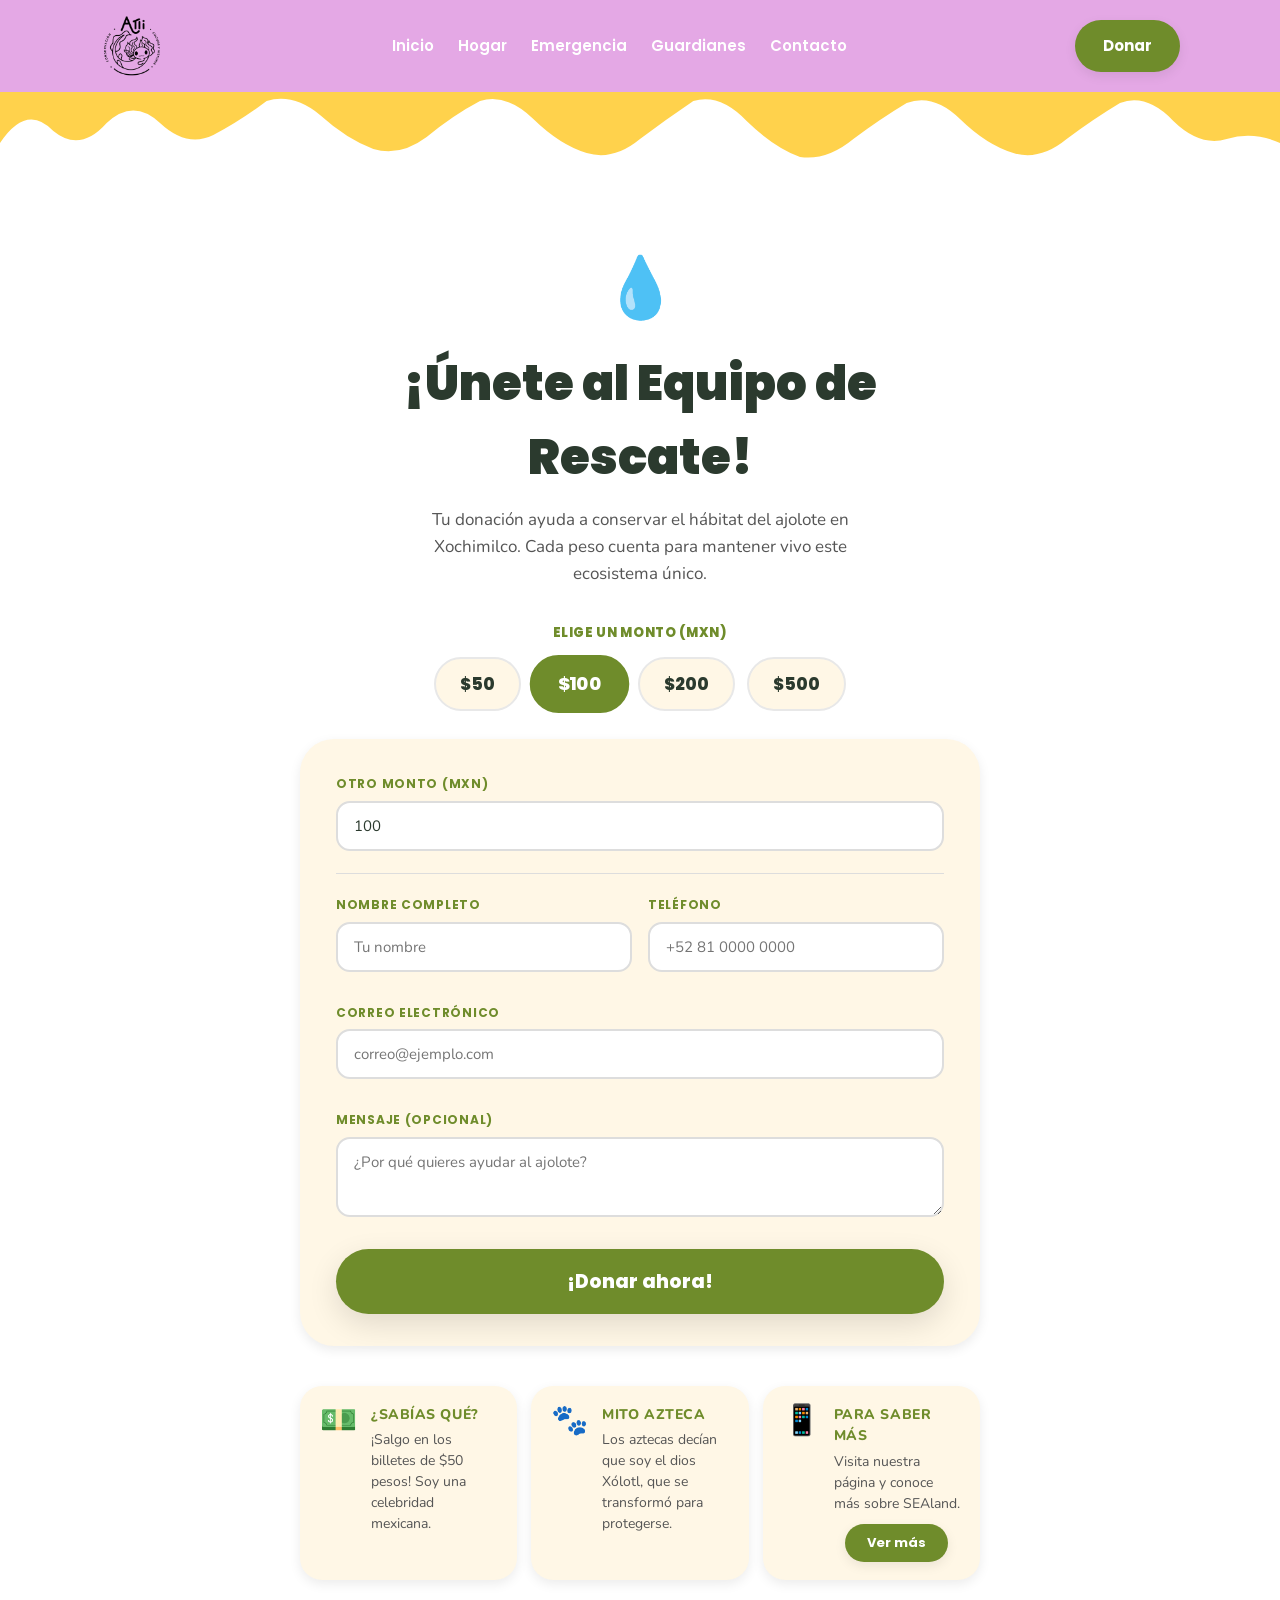
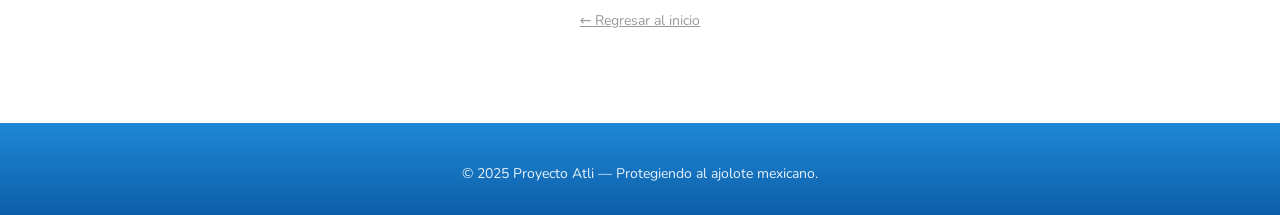
<file: donar.html>
<!DOCTYPE html>
<html lang="es">
<head>
  <meta charset="UTF-8" />
  <meta name="viewport" content="width=device-width, initial-scale=1.0" />
  <title>Donar — Atli El Ajolote</title>
  <link rel="preconnect" href="https://fonts.googleapis.com" />
  <link rel="preconnect" href="https://fonts.gstatic.com" crossorigin />
  <link href="https://fonts.googleapis.com/css2?family=Nunito:wght@400;600;700;800;900&family=Poppins:wght@400;600;700;800;900&display=swap" rel="stylesheet" />
  <link rel="stylesheet" href="style.css" />
  <style>

    /* ── Fondo y layout general ── */
    .donar-section {
      background: #fff;
      padding: 70px 20px 90px;
      text-align: center;
    }
    .donar-inner {
      max-width: 680px;
      margin: 0 auto;
    }

    /* ── Encabezado igual al CTA ── */
    .donar-emoji-big {
      font-size: 60px;
      display: block;
      margin-bottom: 12px;
    }
    .donar-inner .section-title {
      margin-bottom: 10px;
    }
    .donar-sub {
      font-size: 17px;
      color: #555;
      max-width: 500px;
      margin: 0 auto 36px;
      line-height: 1.6;
    }

    /* ── Chips de monto (estilo dato-chip) ── */
    .montos-titulo {
      font-family: 'Poppins', sans-serif;
      font-weight: 800;
      font-size: 13px;
      color: var(--green-dark);
      text-transform: uppercase;
      letter-spacing: 0.05em;
      margin-bottom: 14px;
    }
    .montos-row {
      display: flex;
      justify-content: center;
      gap: 12px;
      flex-wrap: wrap;
      margin-bottom: 20px;
    }
    .monto-chip {
      background: var(--cream);
      border: 2px solid #e8e8e8;
      border-radius: 50px;
      padding: 12px 24px;
      font-family: 'Poppins', sans-serif;
      font-weight: 800;
      font-size: 17px;
      color: var(--text-dark);
      cursor: pointer;
      transition: all 0.22s cubic-bezier(0.34,1.56,0.64,1);
    }
    .monto-chip:hover { transform: scale(1.07); border-color: var(--green-dark); }
    .monto-chip.selected {
      background: var(--green-dark);
      border-color: var(--green-dark);
      color: #fff;
      transform: scale(1.07);
    }

    /* ── Formulario ── */
    .form-card {
      background: var(--cream);
      border-radius: var(--radius-lg);
      padding: 36px 36px 32px;
      margin-top: 28px;
      text-align: left;
      box-shadow: var(--shadow-sm);
    }
    .form-row {
      display: grid;
      grid-template-columns: 1fr 1fr;
      gap: 16px;
    }
    @media (max-width: 580px) { .form-row { grid-template-columns: 1fr; } }

    .form-group {
      margin-bottom: 16px;
    }
    .form-group label {
      display: block;
      font-family: 'Poppins', sans-serif;
      font-weight: 700;
      font-size: 12px;
      color: var(--green-dark);
      text-transform: uppercase;
      letter-spacing: 0.06em;
      margin-bottom: 7px;
    }
    .form-group input,
    .form-group textarea {
      width: 100%;
      padding: 13px 16px;
      border: 2px solid #ddd;
      border-radius: var(--radius-sm);
      font-family: 'Nunito', sans-serif;
      font-size: 15px;
      color: var(--text-dark);
      background: #fff;
      outline: none;
      transition: border-color 0.2s, box-shadow 0.2s;
    }
    .form-group input:focus,
    .form-group textarea:focus {
      border-color: var(--green-dark);
      box-shadow: 0 0 0 3px rgba(111,140,43,0.13);
    }
    .form-group.full { grid-column: 1 / -1; }
    .form-group textarea { resize: vertical; min-height: 80px; }

    /* ── Divider ── */
    .divider {
      height: 1px;
      background: #ddd;
      margin: 22px 0;
    }

    /* ── Botón principal igual al CTA ── */
    .btn-donar-submit {
      width: 100%;
      padding: 18px;
      background: var(--green-dark);
      color: #fff;
      font-family: 'Poppins', sans-serif;
      font-weight: 800;
      font-size: 19px;
      border: none;
      border-radius: 50px;
      cursor: pointer;
      margin-top: 8px;
      position: relative;
      overflow: hidden;
      transition: background 0.2s, transform 0.2s, box-shadow 0.2s;
      box-shadow: var(--shadow-md);
    }
    .btn-donar-submit:hover {
      background: #5a7223;
      transform: scale(1.02);
      box-shadow: var(--shadow-lg);
    }
    .btn-donar-submit:active { transform: scale(1.15); }
    .btn-donar-submit .ripple {
      position: absolute; border-radius: 50%;
      background: var(--pink); opacity: 0.55;
      transform: scale(0); animation: ripple-wave 0.55s ease-out forwards;
    }

    /* ── Datos rápidos (igual que el CTA) ── */
    .donar-chips {
      display: flex;
      flex-direction: column;
      gap: 14px;
      margin-top: 40px;
      text-align: left;
    }
    @media (min-width: 600px) {
      .donar-chips { flex-direction: row; }
    }

    /* ── Volver ── */
    .back-link {
      display: inline-block;
      margin-top: 30px;
      font-size: 14px;
      color: #999;
      text-decoration: underline;
      transition: color 0.2s;
    }
    .back-link:hover { color: var(--green-dark); }

    /* ── Wave top ── */
    .wave-donar-top {
      position: relative;
      height: 80px;
      background: var(--yellow);
      overflow: hidden;
    }
    .wave-donar-top svg { position: absolute; bottom: -1px; width: 100%; height: 100%; }
  </style>
</head>
<body>

  <!-- HEADER -->
  <header class="site-header">
    <div class="container header-inner">
      <div class="logo">
        <a href="index.html">
          <img src="images/logo.png" alt="Logo Atli" class="logo-img">
        </a>
      </div>
      <nav class="nav">
        <a href="index.html#inicio">Inicio</a>
        <a href="index.html#hogar">Hogar</a>
        <a href="index.html#emergencia">Emergencia</a>
        <a href="index.html#guardianes">Guardianes</a>
        <a href="index.html#cta">Contacto</a>
      </nav>
      <a href="index.html#cta" class="btn btn-donar">Donar</a>
    </div>
  </header>

  <!-- OLA DECORATIVA SUPERIOR -->
  <div class="wave-donar-top">
    <svg xmlns="http://www.w3.org/2000/svg" viewBox="0 0 1440 80" preserveAspectRatio="none">
      <path d="M0,80 L0,50 Q30,10 60,38 Q90,60 120,30 Q150,5 180,30 Q210,55 240,42 Q270,28 300,8 Q330,0 360,22 Q390,46 420,56 Q450,64 480,44 Q510,22 540,8 Q570,0 600,26 Q630,52 660,60 Q690,68 720,46 Q750,26 780,8 Q810,0 840,28 Q870,54 900,64 Q930,68 960,46 Q990,26 1020,10 Q1050,0 1080,26 Q1110,52 1140,60 Q1170,68 1200,46 Q1230,26 1260,10 Q1290,0 1320,28 Q1350,54 1380,46 Q1410,38 1440,50 L1440,80 Z" fill="#ffffff"/>
    </svg>
  </div>

  <!-- SECCIÓN PRINCIPAL -->
  <section class="donar-section">
    <div class="donar-inner">

      <span class="donar-emoji-big">💧</span>
      <h1 class="section-title">¡Únete al Equipo de Rescate!</h1>
      <p class="donar-sub">
        Tu donación ayuda a conservar el hábitat del ajolote en Xochimilco.
        Cada peso cuenta para mantener vivo este ecosistema único.
      </p>

      <!-- Montos rápidos -->
      <p class="montos-titulo">Elige un monto (MXN)</p>
      <div class="montos-row">
        <button class="monto-chip" type="button" data-monto="50">$50</button>
        <button class="monto-chip selected" type="button" data-monto="100">$100</button>
        <button class="monto-chip" type="button" data-monto="200">$200</button>
        <button class="monto-chip" type="button" data-monto="500">$500</button>
      </div>

      <!-- Formulario -->
      <form id="donar-form">
        <div class="form-card">

          <div class="form-group">
            <label for="monto-custom">Otro monto (MXN)</label>
            <input type="number" id="monto-custom" name="monto" placeholder="$ Escribe el monto" min="1" value="100">
          </div>

          <div class="divider"></div>

          <div class="form-row">
            <div class="form-group">
              <label for="nombre">Nombre completo</label>
              <input type="text" id="nombre" name="nombre" placeholder="Tu nombre" required>
            </div>
            <div class="form-group">
              <label for="telefono">Teléfono</label>
              <input type="tel" id="telefono" name="telefono" placeholder="+52 81 0000 0000">
            </div>
            <div class="form-group full">
              <label for="email">Correo electrónico</label>
              <input type="email" id="email" name="email" placeholder="correo@ejemplo.com" required>
            </div>
            <div class="form-group full">
              <label for="mensaje">Mensaje (opcional)</label>
              <textarea id="mensaje" name="mensaje" placeholder="¿Por qué quieres ayudar al ajolote?"></textarea>
            </div>
          </div>

          <button type="submit" class="btn btn-donar-submit">¡Donar ahora!</button>
        </div>
      </form>

      <!-- Chips de datos rápidos (mismos que el CTA) -->
      <div class="donar-chips">
        <div class="dato-chip">
          <span class="dato-emoji">💵</span>
          <div>
            <strong>¿Sabías qué?</strong>
            <p>¡Salgo en los billetes de $50 pesos! Soy una celebridad mexicana.</p>
          </div>
        </div>
        <div class="dato-chip">
          <span class="dato-emoji">🐾</span>
          <div>
            <strong>Mito Azteca</strong>
            <p>Los aztecas decían que soy el dios Xólotl, que se transformó para protegerse.</p>
          </div>
        </div>
        <div class="dato-chip">
          <span class="dato-emoji">📱</span>
          <div>
            <strong>Para saber más</strong>
            <p>Visita nuestra página y conoce más sobre SEAland.</p>
            <a href="https://www.sealand.com.mx/monterrey/" target="_blank" rel="noopener" class="btn btn-sealand">Ver más</a>
          </div>
        </div>
      </div>

      <a href="index.html" class="back-link">← Regresar al inicio</a>
    </div>
  </section>

  <!-- FOOTER -->
  <footer class="site-footer">
    <div class="container footer-inner">
      <p class="footer-text">© 2025 Proyecto Atli — Protegiendo al ajolote mexicano.</p>
    </div>
  </footer>

  <script>
    // Montos rápidos
    const chips = document.querySelectorAll('.monto-chip');
    const montoInput = document.getElementById('monto-custom');

    chips.forEach(chip => {
      chip.addEventListener('click', () => {
        chips.forEach(c => c.classList.remove('selected'));
        chip.classList.add('selected');
        montoInput.value = chip.dataset.monto;
      });
    });
    montoInput.addEventListener('input', () => {
      chips.forEach(c => c.classList.remove('selected'));
    });

    // Ripple en botón
    document.querySelector('.btn-donar-submit').addEventListener('click', function(e) {
      const ripple = document.createElement('span');
      ripple.classList.add('ripple');
      const rect = this.getBoundingClientRect();
      const size = Math.max(rect.width, rect.height);
      ripple.style.cssText = `width:${size}px;height:${size}px;left:${e.clientX-rect.left-size/2}px;top:${e.clientY-rect.top-size/2}px`;
      this.appendChild(ripple);
      ripple.addEventListener('animationend', () => ripple.remove());
    });

    // Envío
    document.getElementById('donar-form').addEventListener('submit', e => {
      e.preventDefault();
      const nombre = document.getElementById('nombre').value;
      const monto  = montoInput.value || '100';
      alert(`¡Gracias ${nombre}! Tu donación de $${monto} MXN hace la diferencia para Atli 💚`);
    });
  </script>
</body>
</html>
</file>
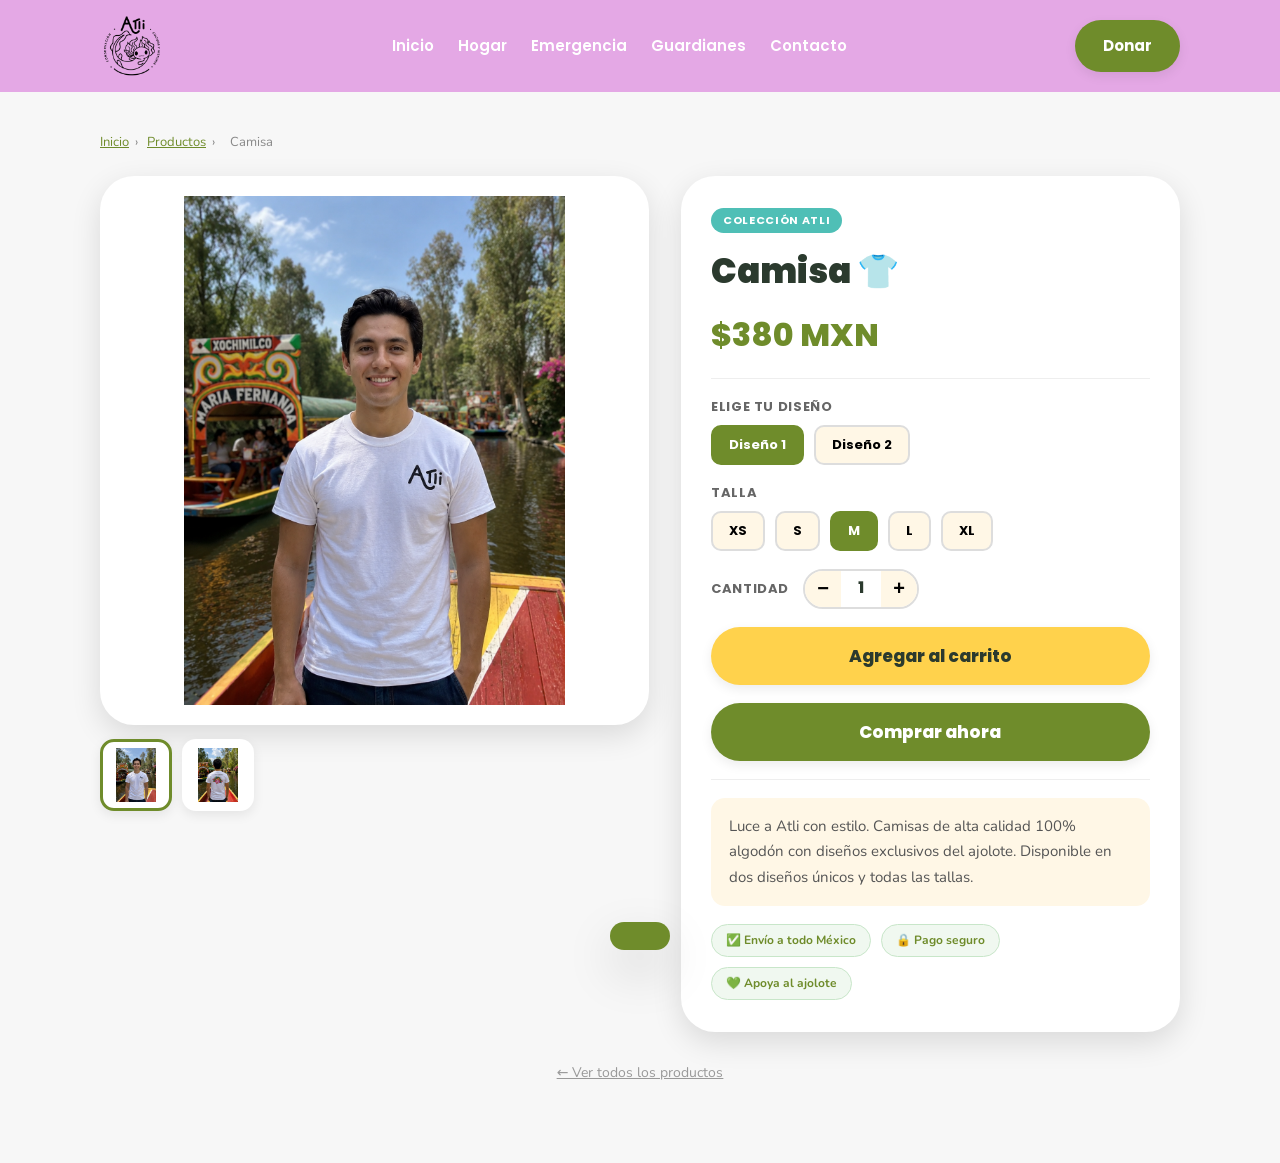
<file: prod-camisa.html>
<!DOCTYPE html>
<html lang="es">
<head>
  <meta charset="UTF-8" />
  <meta name="viewport" content="width=device-width, initial-scale=1.0" />
  <title>Camisa — Atli El Ajolote</title>
  <link rel="preconnect" href="https://fonts.googleapis.com" />
  <link rel="preconnect" href="https://fonts.gstatic.com" crossorigin />
  <link href="https://fonts.googleapis.com/css2?family=Nunito:wght@400;600;700;800;900&family=Poppins:wght@400;600;700;800;900&display=swap" rel="stylesheet" />
  <link rel="stylesheet" href="style.css" />
  <link rel="stylesheet" href="prod-styles.css" />
</head>
<body>
  <header class="site-header">
    <div class="container header-inner">
      <div class="logo"><a href="index.html"><img src="images/logo.png" alt="Logo Atli" class="logo-img"></a></div>
      <nav class="nav">
        <a href="index.html#inicio">Inicio</a>
        <a href="index.html#hogar">Hogar</a>
        <a href="index.html#emergencia">Emergencia</a>
        <a href="index.html#guardianes">Guardianes</a>
        <a href="index.html#cta">Contacto</a>
      </nav>
      <a href="donar.html" class="btn btn-donar">Donar</a>
    </div>
  </header>

  <div class="prod-page">
    <p class="breadcrumb">
      <a href="index.html">Inicio</a><span>›</span>
      <a href="productos.html">Productos</a><span>›</span>
      <span>Camisa</span>
    </p>

    <div class="prod-layout">
      <div class="prod-gallery">
        <div class="prod-main-img-wrap">
          <img id="main-img" src="images/camisa-1.png" alt="Camisa Atli">
        </div>
        <div class="prod-thumbs">
          <img src="images/camisa-1.png" alt="Diseño 1" class="prod-thumb active" onclick="setImg(this)">
          <img src="images/camisa-2.png" alt="Diseño 2" class="prod-thumb"        onclick="setImg(this)">
        </div>
      </div>

      <div class="prod-info-panel">
        <span class="prod-badge">Colección Atli</span>
        <h1 class="prod-nombre">Camisa 👕</h1>
        <p class="prod-precio">$380 MXN</p>
        <div class="prod-divider"></div>

        <div>
          <p class="variantes-label">Elige tu diseño</p>
          <div class="variantes-row">
            <button class="variante-btn active" onclick="selectVar(this,0)">Diseño 1</button>
            <button class="variante-btn"        onclick="selectVar(this,1)">Diseño 2</button>
          </div>
        </div>

        <div>
          <p class="variantes-label">Talla</p>
          <div class="variantes-row">
            <button class="variante-btn">XS</button>
            <button class="variante-btn">S</button>
            <button class="variante-btn active">M</button>
            <button class="variante-btn">L</button>
            <button class="variante-btn">XL</button>
          </div>
        </div>

        <div class="cantidad-row">
          <span class="cantidad-label">Cantidad</span>
          <div class="cantidad-ctrl">
            <button onclick="cambiarCantidad(-1)">−</button>
            <span id="cant">1</span>
            <button onclick="cambiarCantidad(1)">+</button>
          </div>
        </div>

        <button class="btn-agregar" onclick="agregar()">Agregar al carrito</button>
        <button class="btn-comprar btn" onclick="comprar(event)">Comprar ahora</button>
        <div class="prod-divider"></div>
        <p class="prod-desc">Luce a Atli con estilo. Camisas de alta calidad 100% algodón con diseños exclusivos del ajolote. Disponible en dos diseños únicos y todas las tallas.</p>
        <div class="garantia-row">
          <span class="garantia-chip">✅ Envío a todo México</span>
          <span class="garantia-chip">🔒 Pago seguro</span>
          <span class="garantia-chip">💚 Apoya al ajolote</span>
        </div>
      </div>
    </div>
    <a href="productos.html" class="back-link">← Ver todos los productos</a>
  </div>
  <div class="toast" id="toast"></div>
  <script src="prod-script.js"></script>
  <script>
    const imgs = ['images/camisa-1.png','images/camisa-2.png'];
    function selectVar(btn, idx) {
      document.querySelectorAll('.variante-btn').forEach(b => b.classList.remove('active'));
      btn.classList.add('active');
      setImgSrc(imgs[idx]);
      document.querySelectorAll('.prod-thumb').forEach((t,i) => t.classList.toggle('active', i===idx));
    }
  </script>
</body>
</html>
</file>
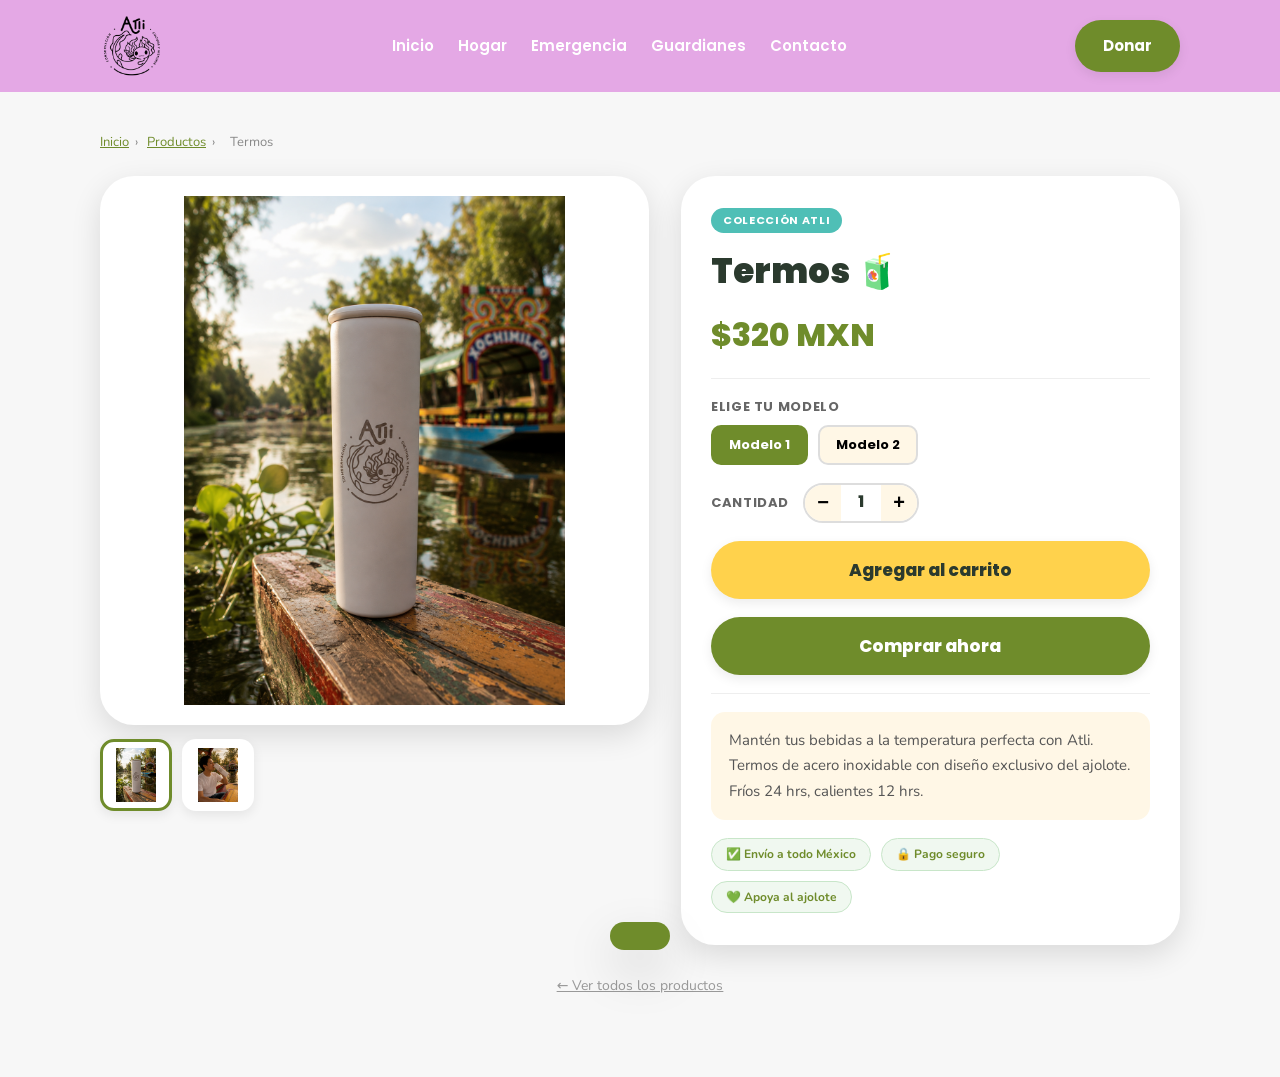
<file: prod-termos.html>
<!DOCTYPE html>
<html lang="es">
<head>
  <meta charset="UTF-8" />
  <meta name="viewport" content="width=device-width, initial-scale=1.0" />
  <title>Termos — Atli El Ajolote</title>
  <link rel="preconnect" href="https://fonts.googleapis.com" />
  <link rel="preconnect" href="https://fonts.gstatic.com" crossorigin />
  <link href="https://fonts.googleapis.com/css2?family=Nunito:wght@400;600;700;800;900&family=Poppins:wght@400;600;700;800;900&display=swap" rel="stylesheet" />
  <link rel="stylesheet" href="style.css" />
  <link rel="stylesheet" href="prod-styles.css" />
</head>
<body>
  <header class="site-header">
    <div class="container header-inner">
      <div class="logo"><a href="index.html"><img src="images/logo.png" alt="Logo Atli" class="logo-img"></a></div>
      <nav class="nav">
        <a href="index.html#inicio">Inicio</a>
        <a href="index.html#hogar">Hogar</a>
        <a href="index.html#emergencia">Emergencia</a>
        <a href="index.html#guardianes">Guardianes</a>
        <a href="index.html#cta">Contacto</a>
      </nav>
      <a href="donar.html" class="btn btn-donar">Donar</a>
    </div>
  </header>

  <div class="prod-page">
    <p class="breadcrumb">
      <a href="index.html">Inicio</a><span>›</span>
      <a href="productos.html">Productos</a><span>›</span>
      <span>Termos</span>
    </p>

    <div class="prod-layout">
      <div class="prod-gallery">
        <div class="prod-main-img-wrap">
          <img id="main-img" src="images/termo-1.png" alt="Termo Atli">
        </div>
        <div class="prod-thumbs">
          <img src="images/termo-1.png" alt="Modelo 1" class="prod-thumb active" onclick="setImg(this)">
          <img src="images/termo-2.png" alt="Modelo 2" class="prod-thumb"        onclick="setImg(this)">
        </div>
      </div>

      <div class="prod-info-panel">
        <span class="prod-badge">Colección Atli</span>
        <h1 class="prod-nombre">Termos 🧃</h1>
        <p class="prod-precio">$320 MXN</p>
        <div class="prod-divider"></div>

        <div>
          <p class="variantes-label">Elige tu modelo</p>
          <div class="variantes-row">
            <button class="variante-btn active" onclick="selectVar(this,0)">Modelo 1</button>
            <button class="variante-btn"        onclick="selectVar(this,1)">Modelo 2</button>
          </div>
        </div>

        <div class="cantidad-row">
          <span class="cantidad-label">Cantidad</span>
          <div class="cantidad-ctrl">
            <button onclick="cambiarCantidad(-1)">−</button>
            <span id="cant">1</span>
            <button onclick="cambiarCantidad(1)">+</button>
          </div>
        </div>

        <button class="btn-agregar" onclick="agregar()">Agregar al carrito</button>
        <button class="btn-comprar btn" onclick="comprar(event)">Comprar ahora</button>
        <div class="prod-divider"></div>
        <p class="prod-desc">Mantén tus bebidas a la temperatura perfecta con Atli. Termos de acero inoxidable con diseño exclusivo del ajolote. Fríos 24 hrs, calientes 12 hrs.</p>
        <div class="garantia-row">
          <span class="garantia-chip">✅ Envío a todo México</span>
          <span class="garantia-chip">🔒 Pago seguro</span>
          <span class="garantia-chip">💚 Apoya al ajolote</span>
        </div>
      </div>
    </div>
    <a href="productos.html" class="back-link">← Ver todos los productos</a>
  </div>
  <div class="toast" id="toast"></div>
  <script src="prod-script.js"></script>
  <script>
    const imgs = ['images/termo-1.png','images/termo-2.png'];
    function selectVar(btn, idx) {
      document.querySelectorAll('.variante-btn').forEach(b => b.classList.remove('active'));
      btn.classList.add('active');
      setImgSrc(imgs[idx]);
      document.querySelectorAll('.prod-thumb').forEach((t,i) => t.classList.toggle('active', i===idx));
    }
  </script>
</body>
</html>
</file>
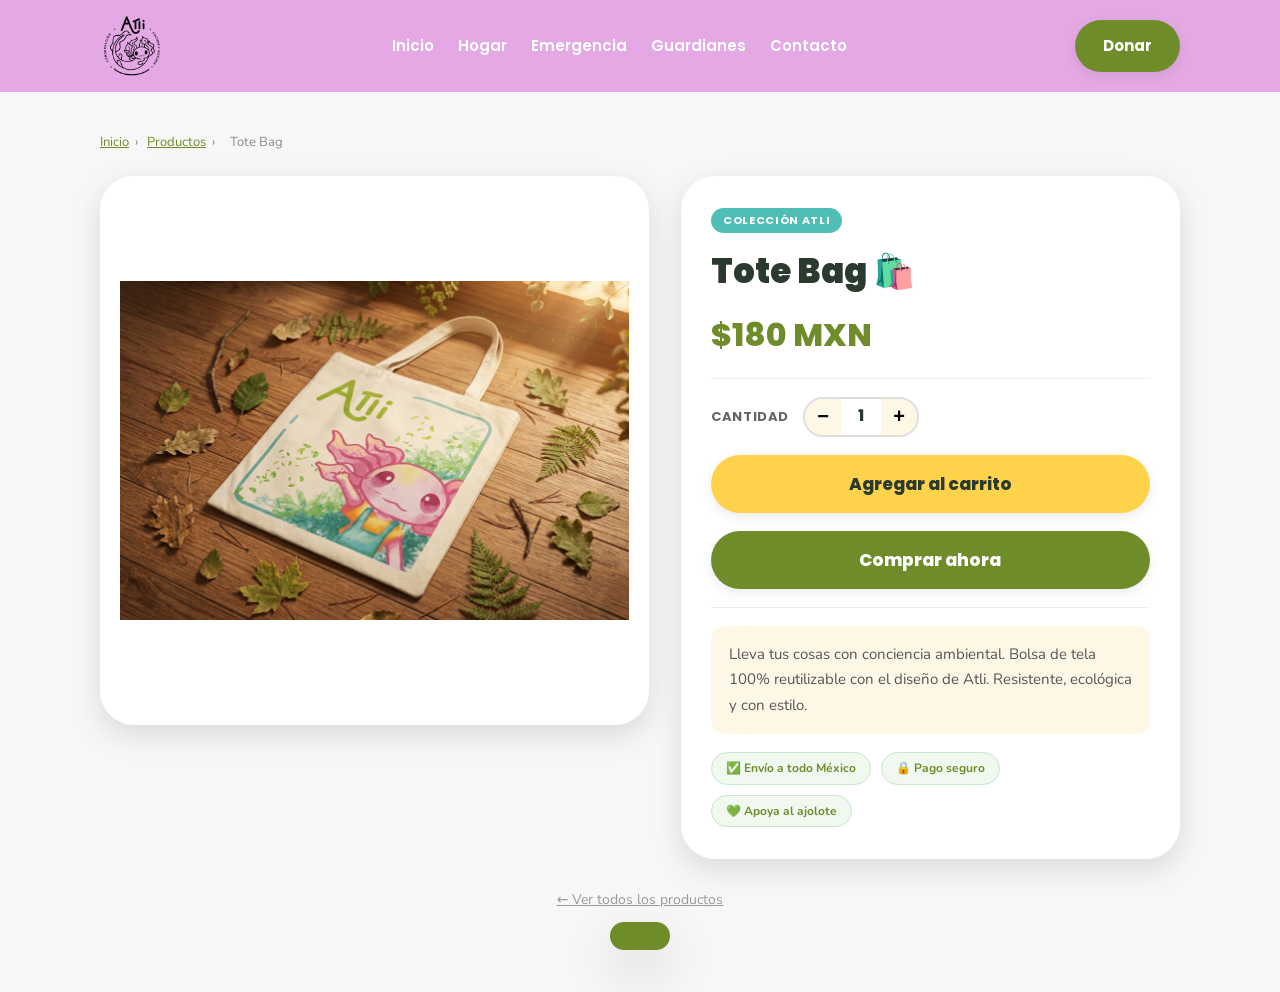
<file: prod-totebag.html>
<!DOCTYPE html>
<html lang="es">
<head>
  <meta charset="UTF-8" />
  <meta name="viewport" content="width=device-width, initial-scale=1.0" />
  <title>Tote Bag — Atli El Ajolote</title>
  <link rel="preconnect" href="https://fonts.googleapis.com" />
  <link rel="preconnect" href="https://fonts.gstatic.com" crossorigin />
  <link href="https://fonts.googleapis.com/css2?family=Nunito:wght@400;600;700;800;900&family=Poppins:wght@400;600;700;800;900&display=swap" rel="stylesheet" />
  <link rel="stylesheet" href="style.css" />
  <link rel="stylesheet" href="prod-styles.css" />
</head>
<body>
  <header class="site-header">
    <div class="container header-inner">
      <div class="logo"><a href="index.html"><img src="images/logo.png" alt="Logo Atli" class="logo-img"></a></div>
      <nav class="nav">
        <a href="index.html#inicio">Inicio</a>
        <a href="index.html#hogar">Hogar</a>
        <a href="index.html#emergencia">Emergencia</a>
        <a href="index.html#guardianes">Guardianes</a>
        <a href="index.html#cta">Contacto</a>
      </nav>
      <a href="donar.html" class="btn btn-donar">Donar</a>
    </div>
  </header>

  <div class="prod-page">
    <p class="breadcrumb">
      <a href="index.html">Inicio</a><span>›</span>
      <a href="productos.html">Productos</a><span>›</span>
      <span>Tote Bag</span>
    </p>

    <div class="prod-layout">
      <div class="prod-gallery">
        <div class="prod-main-img-wrap">
          <img id="main-img" src="images/tote-bag.png" alt="Tote Bag Atli">
        </div>
      </div>

      <div class="prod-info-panel">
        <span class="prod-badge">Colección Atli</span>
        <h1 class="prod-nombre">Tote Bag 🛍️</h1>
        <p class="prod-precio">$180 MXN</p>
        <div class="prod-divider"></div>

        <div class="cantidad-row">
          <span class="cantidad-label">Cantidad</span>
          <div class="cantidad-ctrl">
            <button onclick="cambiarCantidad(-1)">−</button>
            <span id="cant">1</span>
            <button onclick="cambiarCantidad(1)">+</button>
          </div>
        </div>

        <button class="btn-agregar" onclick="agregar()">Agregar al carrito</button>
        <button class="btn-comprar btn" onclick="comprar(event)">Comprar ahora</button>
        <div class="prod-divider"></div>
        <p class="prod-desc">Lleva tus cosas con conciencia ambiental. Bolsa de tela 100% reutilizable con el diseño de Atli. Resistente, ecológica y con estilo.</p>
        <div class="garantia-row">
          <span class="garantia-chip">✅ Envío a todo México</span>
          <span class="garantia-chip">🔒 Pago seguro</span>
          <span class="garantia-chip">💚 Apoya al ajolote</span>
        </div>
      </div>
    </div>
    <a href="productos.html" class="back-link">← Ver todos los productos</a>
  </div>
  <div class="toast" id="toast"></div>
  <script src="prod-script.js"></script>
</body>
</html>
</file>
<file: style.css>
/* ============================================
   Atli — El Monstruo de Agua
   Landing page — Vanilla CSS (Mobile first)
   ============================================ */

* { margin: 0; padding: 0; box-sizing: border-box; }

html { scroll-behavior: smooth; }

body {
  font-family: 'Nunito', 'Poppins', system-ui, sans-serif;
  color: #2b3a2e;
  line-height: 1.55;
  background: #fff;
  -webkit-font-smoothing: antialiased;
  overflow-x: hidden;
}

img { max-width: 100%; display: block; }
a   { text-decoration: none; color: inherit; }
ul  { list-style: none; }

/* ---------- Tokens ---------- */
:root {
  --green-dark: #6f8c2b;
  --green: #8cb82b;
  --green-light: #b9d94a;
  --aqua: #4fbfb6;
  --aqua-light: #8ad3cd;
  --pink: #e94a9e;
  --pink-light: #f6a6cf;
  --yellow: #ffd24c;
  --orange: #f39019;
  --orange-light: #ffb557;
  --cream: #fff7e6;
  --text-dark: #2b3a2e;

  --radius-sm: 14px;
  --radius-md: 22px;
  --radius-lg: 34px;
  --radius-xl: 48px;

  --shadow-sm: 0 4px 12px rgba(0,0,0,.08);
  --shadow-md: 0 10px 30px rgba(0,0,0,.12);
  --shadow-lg: 0 20px 50px rgba(0,0,0,.15);
}

/* ---------- Container ---------- */
.container {
  width: 100%;
  max-width: 1120px;
  margin: 0 auto;
  padding: 0 20px;
}

/* ---------- Imágenes reales: quitar placeholder ---------- */
img.img-hero,
img.img-card,
img.img-ajolote,
img.img-hogar,
img.img-poder,
img.img-guardian,
img.img-proceso {
  object-fit: cover;
  background: none;
  border: none;
  display: block;
}

/* ---------- Clases de imagen ---------- */
.img-placeholder,
.img-hero,
.img-card,
.img-ajolote,
.img-hogar,
.img-poder,
.img-guardian,
.img-proceso {
  border-radius: var(--radius-md);
  position: relative;
  overflow: hidden;
}

/* ---------- Buttons ---------- */
.btn {
  display: inline-flex;
  align-items: center;
  justify-content: center;
  padding: 14px 28px;
  border: none;
  border-radius: 999px;
  font-family: 'Poppins', sans-serif;
  font-weight: 700;
  font-size: 15px;
  cursor: pointer;
  transition: transform .2s ease, box-shadow .2s ease, background-color .2s ease;
  box-shadow: var(--shadow-sm);
  position: relative;
  overflow: hidden;
}
.btn:hover { transform: translateY(-2px); box-shadow: var(--shadow-md); }
.btn:active { transform: scale(1.15); box-shadow: var(--shadow-lg); }

/* Efecto ola rosa al hacer clic */
.btn .ripple {
  position: absolute;
  border-radius: 50%;
  background: var(--pink);
  opacity: 0.55;
  transform: scale(0);
  animation: ripple-wave 0.55s ease-out forwards;
  pointer-events: none;
}
@keyframes ripple-wave {
  to { transform: scale(4); opacity: 0; }
}

.btn-donar { background: var(--green-dark); color: #fff; }
.btn-donar:hover { background: #5a7223; }

.btn-cta {
  background: var(--green-dark);
  color: #fff;
  font-size: 20px;
  padding: 22px 48px;
  border-radius: 999px;
  font-weight: 800;
  margin-top: 28px;
}
.btn-cta:hover { background: #5a7223; }

/* ============ HEADER ============ */
.site-header {
  position: sticky;
  top: 0;
  z-index: 50;
  background: #E4A8E5;
  backdrop-filter: blur(10px);
  border-bottom: none;
}
.header-inner {
  display: flex;
  align-items: center;
  justify-content: space-between;
  padding: 14px 20px;
  gap: 16px;
}
.logo { display: flex; align-items: center; gap: 10px; }
.logo-img {
  width: 64px;
  height: 64px;
  object-fit: contain;
  border-radius: 10px;
  transform-origin: center center;
}
.logo-img:hover {
  animation: logo-pendulo 1.4s ease-out forwards;
}
@keyframes logo-pendulo {
  0%   { transform: rotate(0deg); }
  18%  { transform: rotate(22deg); }
  38%  { transform: rotate(-14deg); }
  55%  { transform: rotate(10deg); }
  70%  { transform: rotate(-6deg); }
  82%  { transform: rotate(3deg); }
  91%  { transform: rotate(-1.5deg); }
  100% { transform: rotate(0deg); }
}
.logo-text {
  font-family: 'Poppins', sans-serif;
  font-weight: 800;
  font-size: 22px;
  color: var(--green-dark);
}
.nav {
  display: none;
  gap: 24px;
  font-family: 'Poppins', sans-serif;
  font-weight: 600;
  font-size: 15px;
  color: #fff;
}
.nav a { transition: color .2s; }
.nav a:hover { color: var(--yellow); }
@media (min-width: 860px) { .nav { display: flex; } }

/* ============ HERO ============ */
.hero {
  position: relative;
  background: linear-gradient(180deg, var(--aqua) 0%, var(--aqua-light) 100%);
  padding: 100px 0 160px;
  min-height: 100vh;
  display: flex;
  align-items: flex-end;
  overflow: hidden;
}

/* Fila interna: mitad vacía (imagen de fondo) + mitad texto */
.hero-row {
  position: relative;
  z-index: 2;
  width: 100%;
  display: grid;
  grid-template-columns: 1fr 1fr;
  gap: 0;
  align-items: end;
}
.hero-spacer { /* columna izquierda vacía — se ve la imagen */ }
@media (max-width: 760px) {
  .hero-row { grid-template-columns: 1fr; }
  .hero-spacer { display: none; }
}
.img-hero {
  position: absolute;
  inset: 0;
  width: 100%;
  height: 100%;
  object-fit: cover;
  object-position: 15% center;
  border-radius: 0;
  margin: 0;
  box-shadow: none;
  z-index: 0;
}

/* Overlay oscuro para que el texto sea legible */
.hero .img-hero::after {
  content: '';
  background: rgba(0, 0, 0, 0.35);
  font-size: 0;
}
.hero-content {
  text-align: left;
  color: #fff;
  position: relative;
  z-index: 2;
  padding: 20px 40px 20px 24px;
}
.hero-glass {
  background: rgba(0,0,0,.28);
  backdrop-filter: blur(6px);
  -webkit-backdrop-filter: blur(6px);
  border-radius: var(--radius-lg);
  padding: 20px 22px 22px;
  display: flex;
  flex-direction: column;
  gap: 12px;
  margin-top: 16px;
  border: 1px solid rgba(255,255,255,.1);
}
.hero-title {
  font-family: 'Poppins', sans-serif;
  font-weight: 900;
  font-size: clamp(40px, 7vw, 76px);
  line-height: 1.05;
  color: #fff;
  text-shadow: 0 4px 18px rgba(0,0,0,.18);
  margin-bottom: 8px;
}
.hero-sub {
  font-family: 'Poppins', sans-serif;
  font-weight: 700;
  font-size: clamp(18px, 2.4vw, 26px);
  color: var(--yellow);
  margin: 0;
}
.hero-desc {
  max-width: 480px;
  margin: 0;
  font-size: 16px;
  color: #fff;
  opacity: .95;
  line-height: 1.6;
}
.hero-nombre {
  font-size: 15px;
  color: rgba(255,255,255,.88);
  margin: 0;
  padding: 10px 14px;
  border-left: 3px solid var(--yellow);
  background: rgba(255,255,255,.08);
  border-radius: 0 var(--radius-sm) var(--radius-sm) 0;
}
.hero-nombre strong { color: var(--yellow); }

.hero-dato {
  display: flex;
  align-items: center;
  gap: 12px;
  background: rgba(255,255,255,.08);
  border-radius: var(--radius-sm);
  padding: 12px 16px;
  font-size: 14px;
  color: #fff;
  line-height: 1.5;
}
.hero-dato p { margin: 0; opacity: .95; }
.hero-dato strong { color: var(--yellow); }

/* Hero — frase corta e intro-title */
.hero-frase {
  font-family: 'Nunito', sans-serif;
  font-size: 13px;
  font-weight: 700;
  letter-spacing: 0.06em;
  text-transform: uppercase;
  color: var(--pink-light);
  margin-bottom: 10px;
  opacity: 0.9;
}
.hero-intro-title {
  font-family: 'Poppins', sans-serif;
  font-size: clamp(18px, 3vw, 24px);
  font-weight: 800;
  color: var(--yellow);
  margin: 18px 0 8px;
  letter-spacing: -0.01em;
}

/* Hogar — familia de primos */
.familia-title {
  font-size: 15px;
  font-weight: 800;
  color: #fff;
  margin: 18px 0 8px;
  text-transform: uppercase;
  letter-spacing: 0.04em;
}
.familia-list {
  display: flex;
  flex-direction: column;
  gap: 8px;
  font-size: 15px;
  color: #fff;
}
.familia-list li {
  padding-left: 16px;
  position: relative;
}
.familia-list li::before {
  content: "•";
  position: absolute;
  left: -4px;
  font-size: 14px;
  color: #fff;
}

/* CTA — Datos Rápidos */
.datos-rapidos {
  display: flex;
  flex-direction: column;
  gap: 16px;
  margin-top: 40px;
  text-align: left;
}
@media (min-width: 700px) {
  .datos-rapidos { flex-direction: row; align-items: flex-start; }
}
.dato-chip {
  display: flex;
  align-items: flex-start;
  gap: 14px;
  background: var(--cream);
  border-radius: var(--radius-md);
  padding: 18px 20px;
  flex: 1;
  box-shadow: var(--shadow-sm);
}
.dato-emoji {
  font-size: 30px;
  line-height: 1;
  flex-shrink: 0;
  margin-top: 2px;
}
.dato-chip strong {
  display: block;
  font-size: 14px;
  font-weight: 800;
  color: var(--green-dark);
  text-transform: uppercase;
  letter-spacing: 0.04em;
  margin-bottom: 4px;
}
.dato-chip p {
  font-size: 14px;
  color: #555;
  line-height: 1.5;
  margin: 0;
}
.btn-sealand {
  display: block;
  width: fit-content;
  margin: 10px auto 0;
  background: var(--green-dark);
  color: #fff;
  font-family: 'Poppins', sans-serif;
  font-weight: 700;
  font-size: 13px;
  padding: 9px 22px;
  border-radius: 50px;
  text-align: center;
  transition: background 0.2s, transform 0.2s;
}
.btn-sealand:hover {
  background: #5a7223;
  transform: scale(1.05);
}

/* Animación branquias moviéndose */
.branquias-anim {
  width: 90px;
  height: 90px;
  object-fit: contain;
  flex-shrink: 0;
  transform-origin: bottom center;
  animation: branquias-wave 1.8s ease-in-out infinite;
  border: none !important;
  background: none !important;
  border-radius: var(--radius-sm);
}
@keyframes branquias-wave {
  0%, 100% { transform: rotate(-8deg); }
  50%       { transform: rotate(8deg); }
}

/* ---------- Separadores de arbusto entre secciones ---------- */
.wave {
  position: absolute;
  left: 0; right: 0;
  bottom: -1px;
  height: 100px;
  pointer-events: none;
  overflow: hidden;
}
.wave svg { display: block; width: 100%; height: 100%; }

/* ============ HOGAR DEL AJOLOTE ============ */
.hogar {
  position: relative;
  background: var(--green-dark);
  color: #fff;
  padding: 60px 0 140px;
}
.section-title {
  font-family: 'Poppins', sans-serif;
  font-weight: 900;
  font-size: clamp(28px, 4.5vw, 48px);
  text-align: center;
  color: var(--text-dark);
  margin-bottom: 6px;
}
.section-title.light { color: #fff; }
.section-sub {
  text-align: center;
  font-family: 'Nunito', sans-serif;
  font-weight: 700;
  font-size: 18px;
  color: var(--pink);
  margin-bottom: 32px;
}
.section-sub.light { color: var(--yellow); }

.hogar-card {
  position: relative;
  background: #fff;
  border-radius: var(--radius-lg);
  padding: 16px;
  box-shadow: var(--shadow-md);
  margin-top: 20px;
}
.img-hogar { width: 100%; aspect-ratio: 16 / 7; border-radius: var(--radius-md); }
.hogar-note {
  position: absolute;
  left: 32px;
  bottom: 32px;
  background: var(--pink);
  color: #fff;
  padding: 18px 22px;
  border-radius: var(--radius-sm);
  max-width: 280px;
  box-shadow: var(--shadow-sm);
}
.hogar-note h3 { font-family: 'Poppins', sans-serif; font-weight: 800; font-size: 20px; margin-bottom: 4px; color: #fff; }
.hogar-note p  { font-size: 14px; line-height: 1.4; color: #fff; }

/* ============ MIS SUPERPODERES ============ */
.poderes { position: relative; background: var(--orange); padding: 40px 0 140px; }
.poderes-grid { display: grid; grid-template-columns: 1fr; gap: 22px; margin-top: 24px; }
@media (min-width: 760px) { .poderes-grid { grid-template-columns: repeat(3, 1fr); } }

.poder-card {
  background: #fff;
  border-radius: var(--radius-lg);
  padding: 32px 24px 28px;
  box-shadow: var(--shadow-md);
  transition: transform .25s ease;
  text-align: center;
  display: flex;
  flex-direction: column;
  align-items: center;
}
.poder-card { cursor: pointer; }
.poder-card:hover { transform: translateY(-6px); }
.poder-icon {
  font-size: 72px;
  line-height: 1;
  margin-bottom: 18px;
  filter: drop-shadow(0 4px 8px rgba(0,0,0,0.12));
  display: inline-block;
}
.poder-icon.pop {
  animation: emoji-pop 0.65s cubic-bezier(0.34, 1.56, 0.64, 1) both;
}
@keyframes emoji-pop {
  0%   { transform: scale(1)    rotate(0deg); }
  20%  { transform: scale(1.5)  rotate(-18deg); }
  45%  { transform: scale(1.25) rotate(14deg); }
  65%  { transform: scale(1.4)  rotate(-9deg); }
  82%  { transform: scale(1.1)  rotate(4deg); }
  100% { transform: scale(1)    rotate(0deg); }
}
.poder-card h3 { font-family: 'Poppins', sans-serif; font-weight: 800; color: var(--pink); font-size: 20px; margin-bottom: 10px; }
.poder-card p  { font-size: 15px; color: #3a3a3a; line-height: 1.65; text-align: left; }

/* ============ EMERGENCIA ============ */
.emergencia {
  position: relative;
  background: var(--green);
  padding: 60px 0 160px;
  color: #fff;
  overflow: hidden;
}
.emergencia-inner {
  display: grid;
  grid-template-columns: 1fr;
  gap: 32px;
  align-items: center;
  margin-bottom: 40px;
}
@media (min-width: 860px) { .emergencia-inner { grid-template-columns: 1.4fr 1fr; } }

.emergencia-text .section-title { color: var(--pink); text-align: left; }
.emergencia-text .section-sub   { color: #fff; text-align: left; margin-bottom: 20px; }
.emergencia-intro { font-size: 17px; margin-bottom: 16px; font-weight: 600; }
.emergencia-list  { display: flex; flex-direction: column; gap: 12px; font-size: 17px; font-weight: 700; }
.emergencia-list li { display: flex; align-items: center; gap: 12px; }
.bullet {
  width: 18px; height: 18px;
  background: var(--pink);
  border-radius: 50%;
  display: inline-block;
  flex-shrink: 0;
  position: relative;
}
.bullet::after {
  content: '';
  position: absolute;
  inset: 0;
  border-radius: 50%;
  background: var(--pink);
  opacity: 0.45;
  animation: bullet-pulse 1.8s ease-out var(--bd, 0s) infinite;
}
@keyframes bullet-pulse {
  0%   { transform: scale(1);   opacity: 0.45; }
  70%  { transform: scale(2.4); opacity: 0; }
  100% { transform: scale(2.4); opacity: 0; }
}
.img-ajolote-emergencia {
  width: 100%;
  aspect-ratio: 3 / 4;
  border-radius: var(--radius-lg);
  /* Estado inicial: invisible + desplazada a la derecha */
  opacity: 0;
  transform: translateX(80px);
  transition: transform 1.2s cubic-bezier(0.34, 1.56, 0.64, 1),
              opacity 0.8s ease;
}
.img-ajolote-emergencia.em-visible {
  opacity: 1;
  transform: translateX(0);
}

img.img-ajolote-emergencia {
  object-fit: contain;
  object-position: center bottom;
  width: 160%;
  max-width: none;
  margin-left: -30%;
}

.ayuda-box {
  background: var(--pink);
  color: #fff;
  border-radius: var(--radius-lg);
  padding: 28px;
  display: grid;
  grid-template-columns: 1fr;
  gap: 20px;
  align-items: center;
  box-shadow: var(--shadow-lg);
}
@media (min-width: 720px) { .ayuda-box { grid-template-columns: 290px 1fr; padding: 32px 40px; } }

.img-ajolote-small {
  width: 100%;
  aspect-ratio: 1 / 1;
  max-width: 290px;
  border-radius: var(--radius-md);
  background-color: #ffffff30;
  border-color: #ffffff70;
}
.ayuda-text h3 { font-family: 'Poppins', sans-serif; font-weight: 900; font-size: clamp(22px, 3vw, 34px); margin-bottom: 10px; }
.ayuda-text p  { font-size: 16px; opacity: .95; }

/* ============ GUARDIANES DEL LAGO ============ */
.guardianes { position: relative; background: var(--aqua); padding: 40px 0 140px; color: #fff; }
.guardianes .section-title { color: #fff; }
.guardianes .section-sub   { color: #fff; opacity: .9; }
.guardianes-grid { display: grid; grid-template-columns: 1fr; gap: 22px; }
@media (min-width: 760px) { .guardianes-grid { grid-template-columns: repeat(3, 1fr); } }

.guardian-card {
  background: #fff;
  color: var(--text-dark);
  border-radius: var(--radius-lg);
  padding: 20px;
  box-shadow: var(--shadow-md);
  display: flex;
  flex-direction: column;
  transition: transform .25s ease;
}
.guardian-card:hover { transform: translateY(-6px); }
.img-guardian { width: 100%; aspect-ratio: 4 / 3; margin-bottom: 14px; border-radius: var(--radius-sm); object-fit: cover; object-position: center 30%; transform: scale(1.12); transform-origin: center top; margin-top: 8px; }
.guardian-card h3 { font-family: 'Poppins', sans-serif; font-weight: 800; color: var(--pink); font-size: 20px; margin-bottom: 8px; }
.guardian-card p  { font-size: 15px; margin-bottom: 14px; }
.link-more { margin-top: auto; font-weight: 700; color: var(--aqua); font-family: 'Poppins', sans-serif; transition: color .2s; }
.link-more:hover { color: var(--pink); }

/* ============ PROCESO ============ */
.proceso { position: relative; background: var(--yellow); padding: 50px 0 140px; }
.proceso-grid {
  display: flex;
  flex-wrap: wrap;
  gap: 18px;
  margin-top: 24px;
  justify-content: center;
}
.proceso-card {
  flex: 0 0 calc(33.333% - 13px);
}
@media (max-width: 680px) {
  .proceso-card { flex: 0 0 calc(50% - 9px); }
}

.proceso-card {
  background: #fff;
  border-radius: var(--radius-md);
  padding: 12px;
  text-align: center;
  box-shadow: var(--shadow-sm);
  transition: transform .2s;
}
.proceso-card:hover { transform: translateY(-4px); }
.img-proceso { width: 100%; aspect-ratio: 1 / 1; border-radius: var(--radius-sm); margin-bottom: 10px; }
.proceso-card h4 { font-family: 'Poppins', sans-serif; font-weight: 700; color: var(--orange); font-size: 17px; padding-bottom: 6px; }
.prod-link { color: inherit; text-decoration: none; }
.prod-link:hover { text-decoration: underline; }

/* ── Carrusel Blind Box ── */
.proceso-card--carousel { overflow: hidden; }
.carousel {
  position: relative;
  width: 100%;
  aspect-ratio: 1 / 1;
  border-radius: var(--radius-sm);
  overflow: hidden;
  margin-bottom: 10px;
}
.carousel-track {
  display: flex;
  height: 100%;
  transition: transform 0.45s cubic-bezier(0.25, 0.46, 0.45, 0.94);
  will-change: transform;
}
.carousel-slide {
  flex: 0 0 100%;
  width: 100%;
  height: 100%;
  object-fit: cover;
  aspect-ratio: unset;
  border-radius: 0;
  margin: 0;
}
.carousel-btn {
  position: absolute;
  top: 50%;
  transform: translateY(-50%);
  background: rgba(0,0,0,0.45);
  color: #fff;
  border: none;
  border-radius: 50%;
  width: 30px;
  height: 30px;
  font-size: 20px;
  line-height: 1;
  cursor: pointer;
  display: flex;
  align-items: center;
  justify-content: center;
  z-index: 5;
  opacity: 0;
  transition: opacity 0.2s;
}
.carousel:hover .carousel-btn { opacity: 1; }
.carousel-prev { left: 6px; }
.carousel-next { right: 6px; }
.carousel-btn:hover { background: rgba(0,0,0,0.7); }
.carousel-dots {
  position: absolute;
  bottom: 6px;
  left: 50%;
  transform: translateX(-50%);
  display: flex;
  gap: 5px;
  z-index: 5;
}
.carousel-dot {
  width: 7px;
  height: 7px;
  border-radius: 50%;
  background: rgba(255,255,255,0.5);
  cursor: pointer;
  transition: background 0.2s, transform 0.2s;
}
.carousel-dot.active {
  background: #fff;
  transform: scale(1.3);
}

/* ============ CTA FINAL ============ */
.cta { background: #fff; padding: 60px 0 80px; text-align: center; }
.cta-inner { max-width: 720px; margin: 0 auto; }
.cta-desc  { margin-top: 10px; font-size: 17px; color: #444; margin-bottom: 18px; }
.cta-list {
  display: inline-flex;
  flex-direction: column;
  align-items: flex-start;
  gap: 8px;
  text-align: left;
  font-size: 16px;
  color: var(--text-dark);
  margin-bottom: 8px;
}
.cta-list li { position: relative; padding-left: 26px; }
.cta-list li::before {
  content: "";
  position: absolute;
  left: 0; top: 8px;
  width: 14px; height: 14px;
  background: var(--aqua);
  border-radius: 50%;
  box-shadow: 0 0 0 4px rgba(79,191,182,.25);
}

/* ============ FOOTER ============ */
.site-footer { background: linear-gradient(180deg, #1e88d5 0%, #0d5ea9 100%); color: #fff; padding: 40px 0 30px; }
.footer-inner { text-align: center; }
.footer-logos { display: flex; flex-wrap: wrap; gap: 14px; justify-content: center; margin-bottom: 20px; }
.logo-small {
  width: 72px; height: 72px;
  border-radius: 14px;
  background-color: rgba(255,255,255,.15);
  background-image: none;
  border: 2px dashed rgba(255,255,255,.45);
}
.logo-small::after { color: rgba(255,255,255,.75); }
.footer-text { font-size: 14px; opacity: .9; }

/* ============ IMAGE ANIMATIONS ============ */

/* Estado inicial: invisible y pequeña */
.img-anim {
  opacity: 0;
  transform: scale(0.52);
  will-change: transform, opacity;
  transition:
    opacity  0.75s cubic-bezier(0.34, 1.56, 0.64, 1),
    transform 0.75s cubic-bezier(0.34, 1.56, 0.64, 1);
}

/* Estado visible tras el scroll */
.img-anim.img-visible {
  opacity: 1;
  transform: scale(1);
}

/* Hero background: zoom-in sutil en vez de scale desde pequeño */
.hero .img-hero.img-anim        { transform: scale(1.08); }
.hero .img-hero.img-anim.img-visible { opacity: 1; transform: scale(1); }

/* Clip para que el hover no desborde las tarjetas */
.poder-card,
.guardian-card,
.proceso-card { overflow: hidden; }

/* Respeto a preferencia de movimiento reducido */
@media (prefers-reduced-motion: reduce) {
  .img-anim { opacity: 1 !important; transform: scale(1) !important; transition: none !important; }
}

/* ============ LIGHTBOX ============ */
#lightbox-overlay {
  position: fixed;
  inset: 0;
  z-index: 9999;
  background: rgba(0, 0, 0, 0.90);
  display: flex;
  align-items: center;
  justify-content: center;
  padding: 24px;
  opacity: 0;
  visibility: hidden;
  transition: opacity 0.35s ease, visibility 0.35s ease;
  cursor: zoom-out;
}
#lightbox-overlay.lb-open {
  opacity: 1;
  visibility: visible;
}
#lightbox-content {
  width: min(920px, 90vw);
  max-height: 85vh;
  border-radius: var(--radius-lg);
  overflow: hidden;
  transform: scale(0.65);
  transition: transform 0.45s cubic-bezier(0.34, 1.56, 0.64, 1);
  cursor: default;
  box-shadow: 0 30px 80px rgba(0,0,0,.55);
}
#lightbox-overlay.lb-open #lightbox-content {
  transform: scale(1);
}
#lightbox-content .img-lb-clone {
  width: 100%;
  height: 100%;
  max-height: 85vh;
  border-radius: 0;
  margin: 0;
  transform: none !important;
  opacity: 1 !important;
  transition: none !important;
  cursor: default;
}
#lightbox-close {
  position: absolute;
  top: 20px;
  right: 24px;
  background: rgba(255,255,255,.15);
  backdrop-filter: blur(6px);
  border: 2px solid rgba(255,255,255,.3);
  color: #fff;
  font-size: 20px;
  width: 46px;
  height: 46px;
  border-radius: 50%;
  cursor: pointer;
  display: flex;
  align-items: center;
  justify-content: center;
  transition: background 0.2s ease, transform 0.2s ease;
  z-index: 10000;
}
#lightbox-close:hover { background: rgba(255,255,255,.28); transform: scale(1.12) rotate(90deg); }

/* Indicador zoom-in en imágenes clickeables */
.img-clickable { cursor: zoom-in !important; }

/* ============ Animations ============ */
@media (prefers-reduced-motion: no-preference) {
  .hero-title       { animation: fadeUp .8s ease both; }
  .hero-glass       { animation: fadeUp .8s .14s ease both; }
}
@keyframes fadeUp {
  from { opacity: 0; transform: translateY(16px); }
  to   { opacity: 1; transform: translateY(0); }
}

/* ============ MÓVIL (max 760px) ============ */
@media (max-width: 760px) {

  /* Header */
  .site-header { padding: 0; }
  .header-inner { padding: 10px 16px; gap: 10px; }
  .logo-img { width: 48px; height: 48px; }

  /* Hero */
  .hero { padding: 80px 0 100px; min-height: auto; }
  .hero-content { padding: 16px; }
  .hero-title { font-size: clamp(32px, 9vw, 52px); }
  .hero-glass { padding: 16px; gap: 10px; }
  .hero-sub { font-size: clamp(16px, 4.5vw, 22px); }
  .hero-intro-title { font-size: clamp(16px, 4vw, 20px); }
  .hero-desc { font-size: 14px; }
  .hero-dato { flex-direction: column; text-align: center; }
  .branquias-anim { width: 60px; height: 60px; }

  /* Hogar — apila imagen arriba y nota abajo */
  .hogar-card { padding: 0; overflow: hidden; }
  .img-hogar { aspect-ratio: 4 / 3; border-radius: var(--radius-md) var(--radius-md) 0 0; }
  .hogar-note {
    position: static;
    max-width: 100%;
    border-radius: 0 0 var(--radius-md) var(--radius-md);
    padding: 20px;
    box-shadow: none;
  }

  /* Superpoderes */
  .poderes { padding: 40px 0 100px; }
  .poder-icon { font-size: 56px; }
  .poder-card h3 { font-size: 18px; }

  /* Emergencia */
  .emergencia-inner { grid-template-columns: 1fr; }
  .img-ajolote-emergencia { width: 100%; margin-left: 0; }

  /* Guardianes */
  .ayuda-box { grid-template-columns: 1fr; text-align: center; padding: 24px 20px; }
  .img-ajolote-small { max-width: 180px; margin: 0 auto; }

  /* Productos */
  .proceso-card { flex: 0 0 calc(50% - 9px); }
  .proceso-card h4 { font-size: 13px; }

  /* CTA */
  .cta-box { padding: 32px 20px; }
  .cta-chips { flex-direction: column; align-items: center; }

  /* Emergencia lista — bullet arriba cuando texto se parte */
  .emergencia-list li { align-items: flex-start; }
  .bullet { margin-top: 4px; flex-shrink: 0; }
  .emergencia-list { font-size: 15px; }
  .emergencia-intro { font-size: 15px; }

  /* Datos rápidos */
  .datos-rapidos { flex-direction: column; }
  .dato-chip { width: 100%; }
  .btn-sealand { margin: 0 auto; }

  /* CTA */
  .cta-title { font-size: clamp(24px, 7vw, 36px); }
  .guardianes-grid { gap: 16px; }
  .guardian-card { border-radius: var(--radius-md); }

  /* Prod-layout (páginas de producto) */
  .prod-layout { grid-template-columns: 1fr; }
  .prod-info-panel { padding: 20px 16px; }
}
</file>
<file: prod-styles.css>
/* ── Estilos compartidos páginas de producto ── */

.prod-page { background: #f7f7f7; min-height: 100vh; padding: 40px 20px 80px; }

.breadcrumb { font-size: 13px; color: #888; margin-bottom: 24px; max-width: 1080px; margin-left: auto; margin-right: auto; }
.breadcrumb a { color: var(--green-dark); text-decoration: underline; }
.breadcrumb span { margin: 0 6px; }

.prod-layout {
  display: grid;
  grid-template-columns: 1fr;
  gap: 32px;
  max-width: 1080px;
  margin: 0 auto;
}
@media (min-width: 760px) { .prod-layout { grid-template-columns: 1.1fr 1fr; } }

.prod-main-img-wrap {
  background: #fff;
  border-radius: var(--radius-lg);
  overflow: hidden;
  box-shadow: var(--shadow-md);
  aspect-ratio: 1 / 1;
  display: flex;
  align-items: center;
  justify-content: center;
}
#main-img {
  width: 100%;
  height: 100%;
  object-fit: contain;
  padding: 20px;
  transition: opacity 0.2s ease, transform 0.2s ease;
}
.prod-thumbs { display: flex; gap: 10px; margin-top: 14px; flex-wrap: wrap; }
.prod-thumb {
  width: 72px; height: 72px;
  object-fit: contain;
  background: #fff;
  border-radius: var(--radius-sm);
  border: 3px solid transparent;
  cursor: pointer;
  padding: 6px;
  box-shadow: var(--shadow-sm);
  transition: border-color 0.2s, transform 0.2s;
}
.prod-thumb.active { border-color: var(--green-dark); }
.prod-thumb:hover  { transform: scale(1.08); border-color: var(--green-dark); }

.prod-info-panel {
  background: #fff;
  border-radius: var(--radius-lg);
  padding: 32px 30px;
  box-shadow: var(--shadow-md);
  display: flex;
  flex-direction: column;
  gap: 18px;
}
.prod-badge {
  display: inline-block;
  background: var(--aqua);
  color: #fff;
  font-family: 'Poppins', sans-serif;
  font-weight: 700;
  font-size: 11px;
  text-transform: uppercase;
  letter-spacing: 0.06em;
  padding: 4px 12px;
  border-radius: 50px;
  width: fit-content;
}
.prod-nombre {
  font-family: 'Poppins', sans-serif;
  font-weight: 900;
  font-size: clamp(24px, 4vw, 34px);
  color: var(--text-dark);
  line-height: 1.2;
  margin: 0;
}
.prod-precio {
  font-family: 'Poppins', sans-serif;
  font-weight: 800;
  font-size: 32px;
  color: var(--green-dark);
  margin: 0;
}
.prod-divider { height: 1px; background: #eee; }
.prod-desc {
  font-size: 15px;
  color: #555;
  line-height: 1.7;
  background: var(--cream);
  border-radius: var(--radius-sm);
  padding: 16px 18px;
  margin: 0;
}

.variantes-label {
  font-family: 'Poppins', sans-serif;
  font-weight: 700;
  font-size: 13px;
  color: #666;
  text-transform: uppercase;
  letter-spacing: 0.05em;
  margin-bottom: 8px;
}
.variantes-row { display: flex; gap: 10px; flex-wrap: wrap; }
.variante-btn {
  background: var(--cream);
  border: 2px solid #ddd;
  border-radius: 10px;
  padding: 8px 16px;
  font-family: 'Poppins', sans-serif;
  font-weight: 700;
  font-size: 13px;
  cursor: pointer;
  transition: all 0.2s;
}
.variante-btn.active, .variante-btn:hover {
  background: var(--green-dark);
  border-color: var(--green-dark);
  color: #fff;
}

.cantidad-row { display: flex; align-items: center; gap: 14px; }
.cantidad-label { font-family: 'Poppins', sans-serif; font-weight: 700; font-size: 13px; color: #666; text-transform: uppercase; letter-spacing: 0.05em; }
.cantidad-ctrl { display: flex; align-items: center; border: 2px solid #ddd; border-radius: 50px; overflow: hidden; }
.cantidad-ctrl button { width: 36px; height: 36px; border: none; background: var(--cream); font-size: 20px; font-weight: 700; cursor: pointer; transition: background 0.15s; }
.cantidad-ctrl button:hover { background: #e0e0e0; }
.cantidad-ctrl span { padding: 0 16px; font-family: 'Poppins', sans-serif; font-weight: 800; font-size: 16px; min-width: 40px; text-align: center; }

.btn-agregar {
  width: 100%;
  padding: 16px;
  background: var(--yellow);
  color: var(--text-dark);
  font-family: 'Poppins', sans-serif;
  font-weight: 800;
  font-size: 17px;
  border: none;
  border-radius: 50px;
  cursor: pointer;
  transition: background 0.2s, transform 0.18s;
  box-shadow: var(--shadow-sm);
}
.btn-agregar:hover { background: #e6bc00; transform: scale(1.02); }

.btn-comprar {
  width: 100%;
  padding: 16px;
  background: var(--green-dark);
  color: #fff;
  font-family: 'Poppins', sans-serif;
  font-weight: 800;
  font-size: 17px;
  border: none;
  border-radius: 50px;
  cursor: pointer;
  transition: background 0.2s, transform 0.18s;
  box-shadow: var(--shadow-sm);
  position: relative;
  overflow: hidden;
}
.btn-comprar:hover { background: #5a7223; transform: scale(1.02); }
.btn-comprar .ripple {
  position: absolute; border-radius: 50%;
  background: var(--pink); opacity: 0.55;
  transform: scale(0); animation: ripple-wave 0.55s ease-out forwards;
}

.garantia-row { display: flex; gap: 10px; flex-wrap: wrap; }
.garantia-chip {
  display: flex;
  align-items: center;
  gap: 6px;
  background: #f0f8f0;
  border: 1px solid #c8e6c9;
  border-radius: 50px;
  padding: 6px 14px;
  font-size: 12px;
  font-weight: 700;
  color: var(--green-dark);
}

.back-link {
  display: block;
  text-align: center;
  margin-top: 30px;
  font-size: 14px;
  color: #999;
  text-decoration: underline;
  max-width: 1080px;
  margin-left: auto;
  margin-right: auto;
}
.back-link:hover { color: var(--green-dark); }

.toast {
  position: fixed;
  bottom: 30px;
  left: 50%;
  transform: translateX(-50%) translateY(80px);
  background: var(--green-dark);
  color: #fff;
  font-family: 'Poppins', sans-serif;
  font-weight: 700;
  padding: 14px 30px;
  border-radius: 50px;
  box-shadow: var(--shadow-lg);
  transition: transform 0.4s cubic-bezier(0.34,1.56,0.64,1);
  z-index: 9999;
  white-space: nowrap;
}
.toast.show { transform: translateX(-50%) translateY(0); }
</file>
